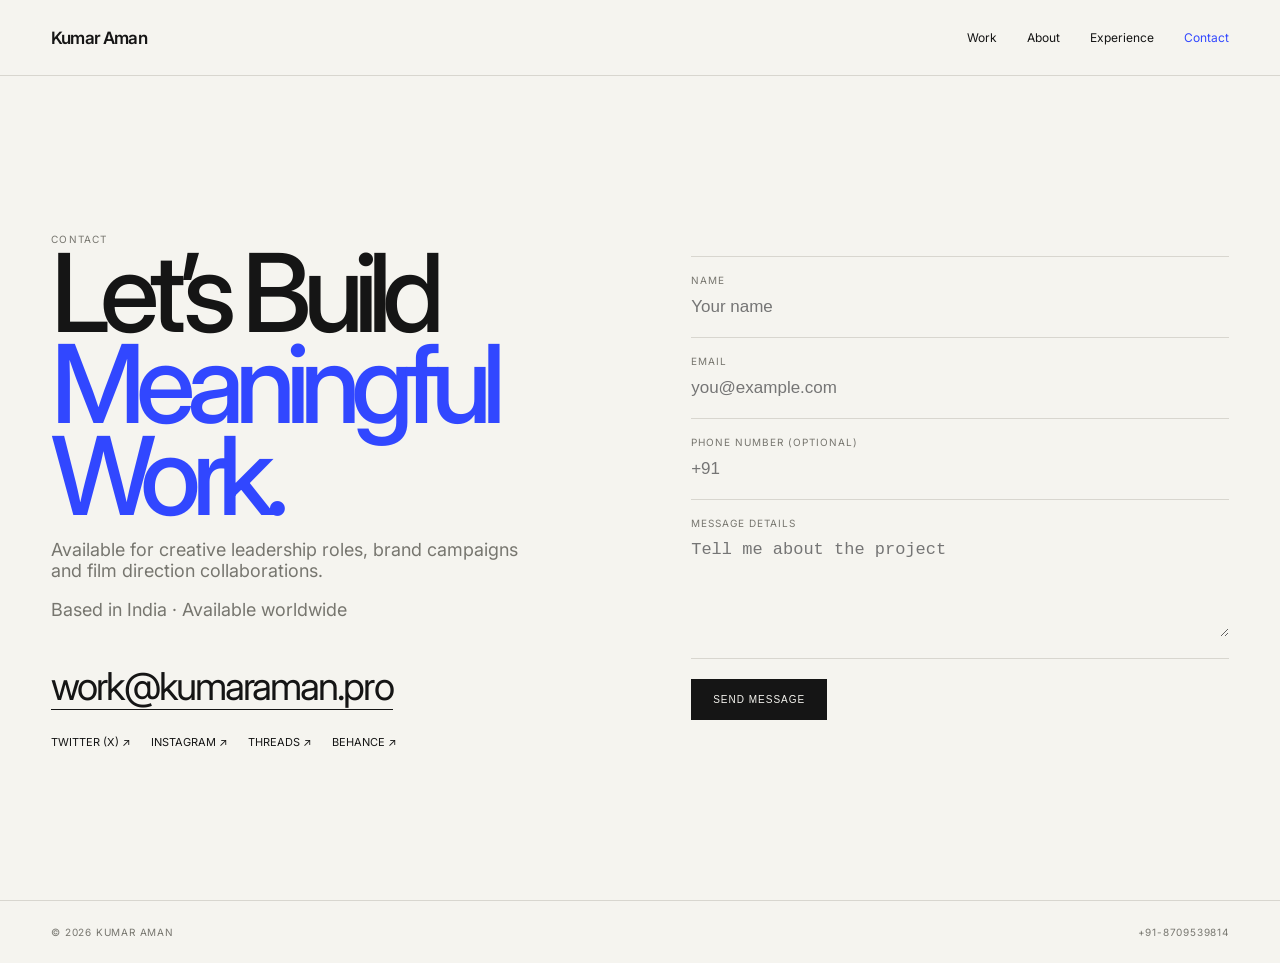
<file: contact.html>
<!doctype html><html lang="en"><head><meta charset="utf-8"><meta name="viewport" content="width=device-width,initial-scale=1"><title>Contact — Kumar Aman</title><link rel="stylesheet" href="style.css"></head><body><header><a class="logo" href="index.html">Kumar Aman</a><nav class="nav"><a href="work.html">Work</a><a href="profile.html">About</a><a href="services.html">Experience</a><a href="contact.html">Contact</a></nav></header><main class="wrap"><section class="contact"><div class="contact-copy"><span class="eyebrow">Contact</span><h1>Let’s Build <em>Meaningful Work.</em></h1><p>Available for creative leadership roles, brand campaigns and film direction collaborations.</p><p>Based in India · Available worldwide</p><a class="email" href="mailto:work@kumaraman.pro">work@kumaraman.pro</a><div class="socials"><a href="https://x.com/" target="_blank">Twitter (X) ↗</a><a href="https://instagram.com/" target="_blank">Instagram ↗</a><a href="https://threads.net/" target="_blank">Threads ↗</a><a href="https://behance.net/" target="_blank">Behance ↗</a></div></div><form class="form"><div class="field"><label>Name</label><input required name="name" placeholder="Your name"></div><div class="field"><label>Email</label><input required type="email" name="email" placeholder="you@example.com"></div><div class="field"><label>Phone Number (Optional)</label><input name="phone" placeholder="+91"></div><div class="field"><label>Message Details</label><textarea required name="message" placeholder="Tell me about the project"></textarea></div><button class="submit" type="submit">Send Message</button></form></section></main><footer><span>© 2026 Kumar Aman</span><span>+91-8709539814</span></footer><script src="app.js"></script></body></html>
</file>
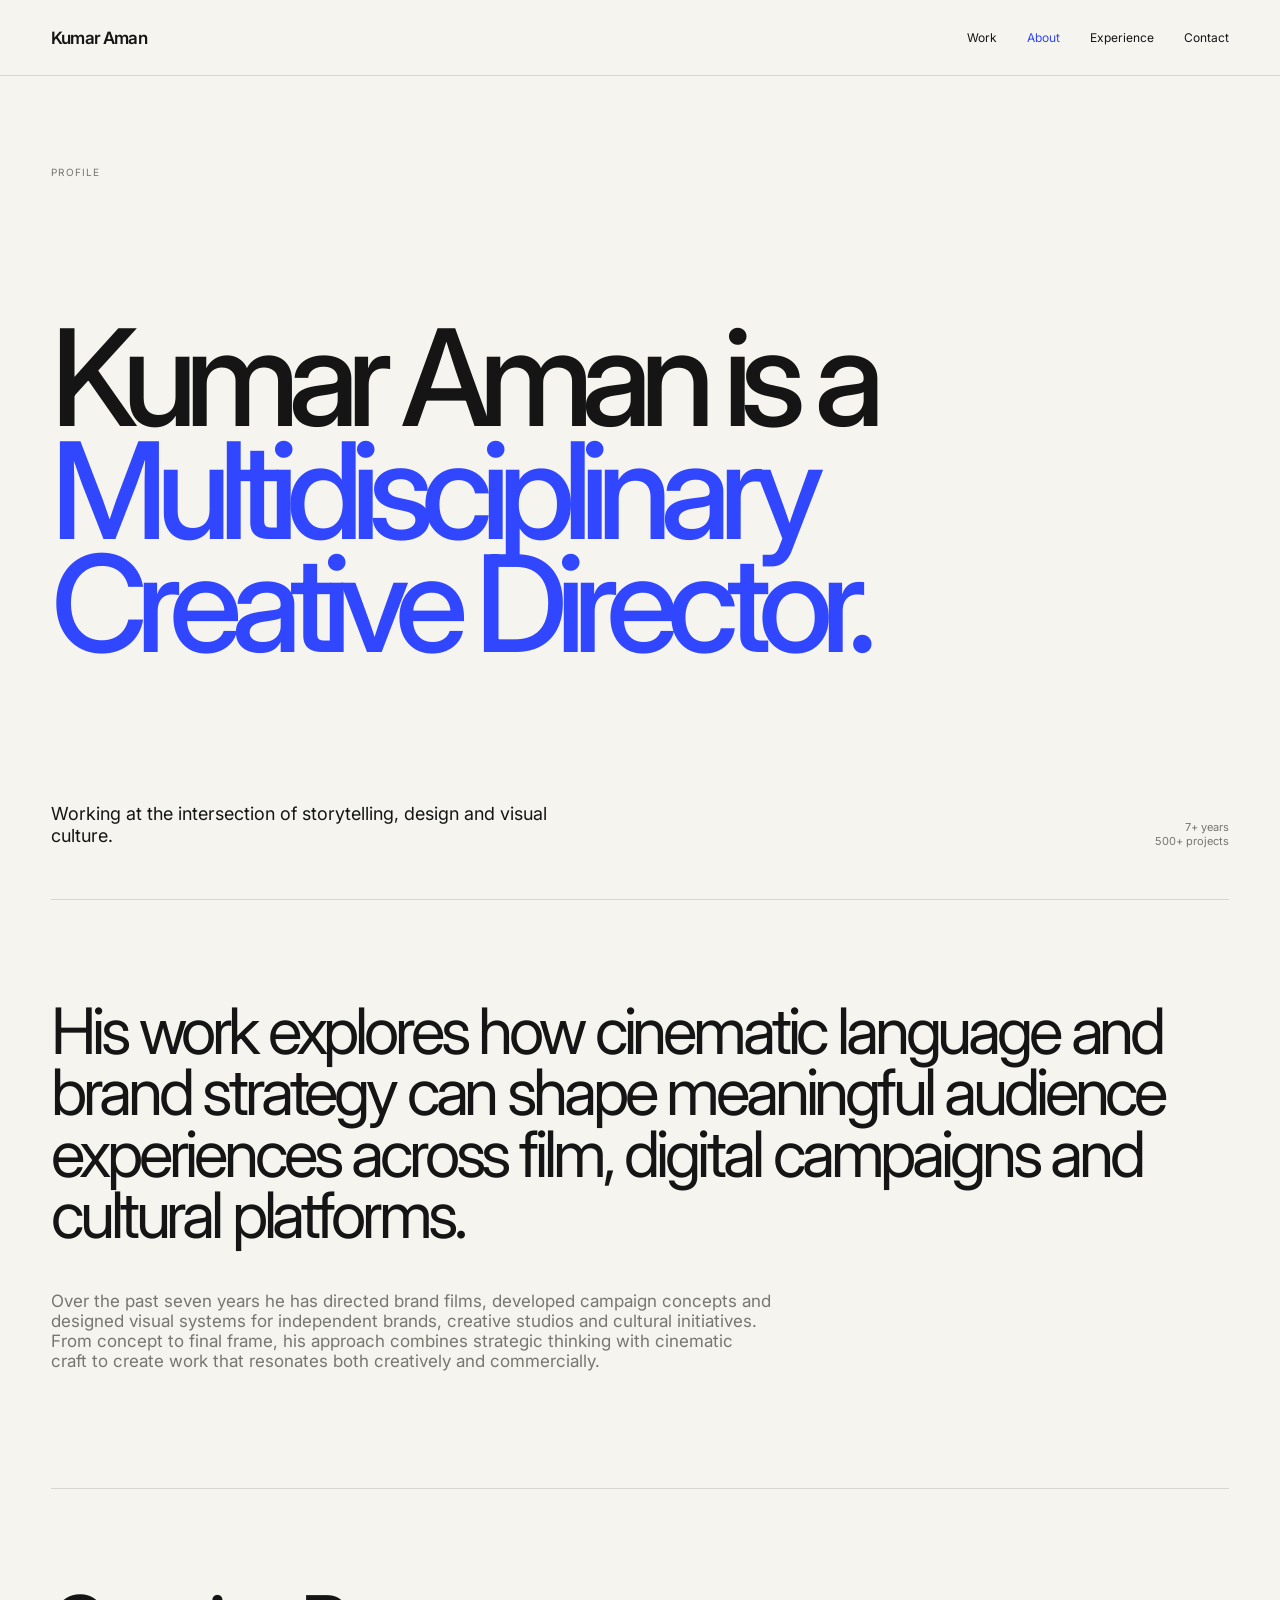
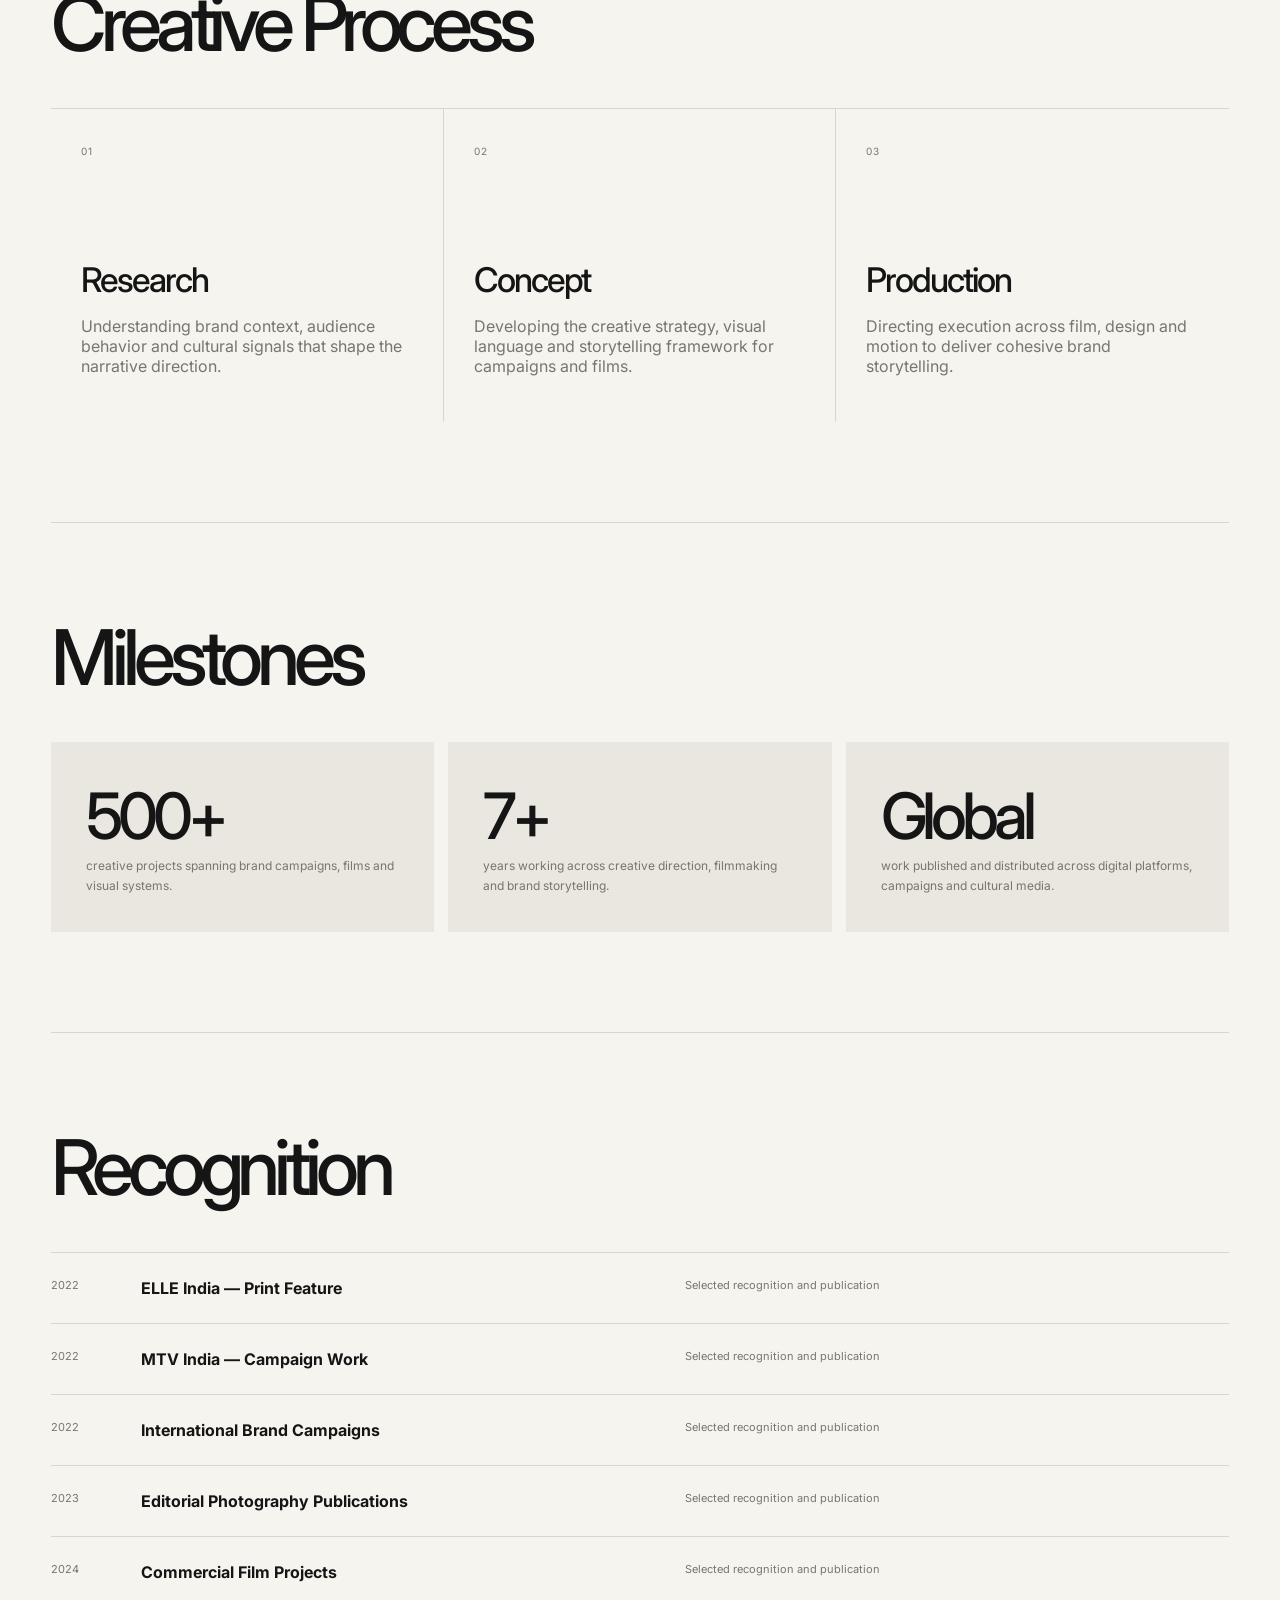
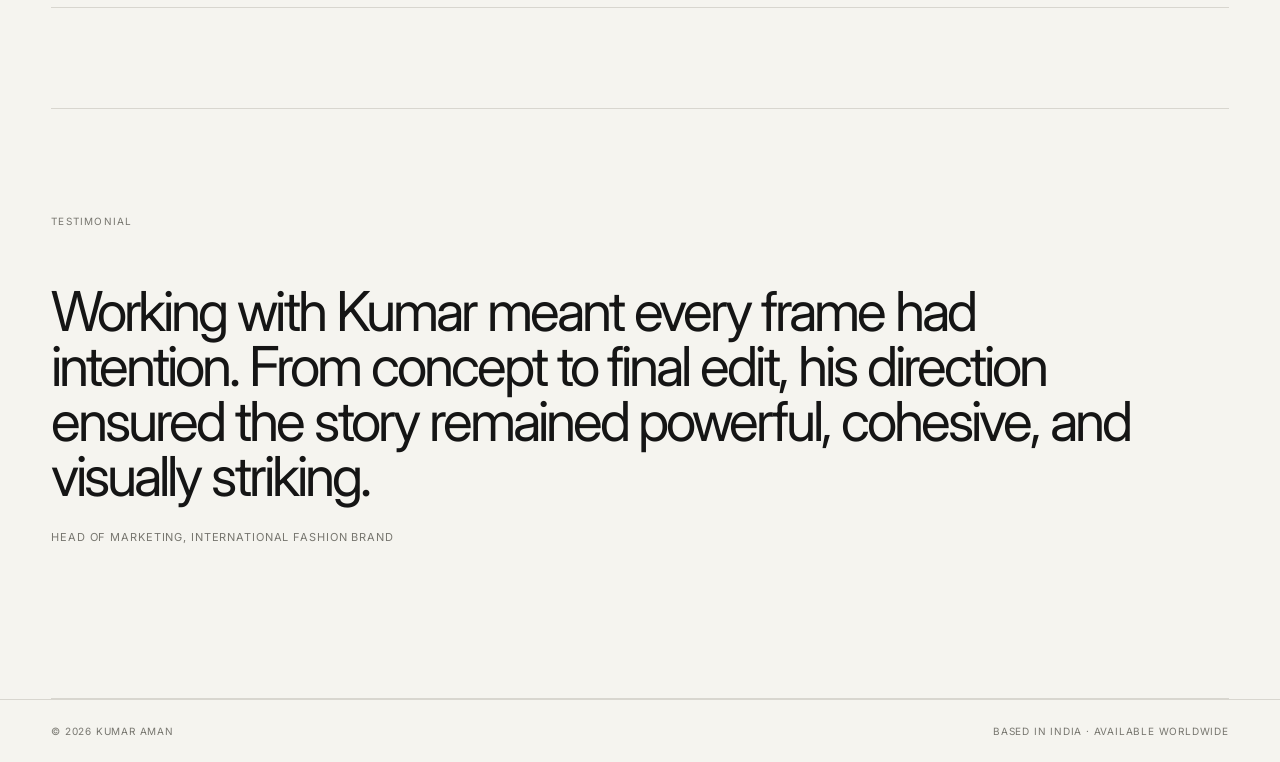
<file: profile.html>
<!doctype html><html lang="en"><head><meta charset="utf-8"><meta name="viewport" content="width=device-width,initial-scale=1"><title>Profile — Kumar Aman</title><link rel="stylesheet" href="style.css"></head><body><header><a class="logo" href="index.html">Kumar Aman</a><nav class="nav"><a href="work.html">Work</a><a href="profile.html">About</a><a href="services.html">Experience</a><a href="contact.html">Contact</a></nav></header><main class="wrap"><section class="hero"><span class="eyebrow">Profile</span><h1>Kumar Aman is a <em>Multidisciplinary Creative Director.</em></h1><div class="hero-bottom"><p>Working at the intersection of storytelling, design and visual culture.</p><div class="hero-meta">7+ years<br>500+ projects</div></div></section><section class="section"><p class="statement">His work explores how cinematic language and brand strategy can shape meaningful audience experiences across film, digital campaigns and cultural platforms.</p><p style="max-width:720px;color:var(--muted);font-size:17px;margin-top:45px">Over the past seven years he has directed brand films, developed campaign concepts and designed visual systems for independent brands, creative studios and cultural initiatives. From concept to final frame, his approach combines strategic thinking with cinematic craft to create work that resonates both creatively and commercially.</p></section><section class="section"><div class="section-top"><h2>Creative Process</h2></div><div class="process"><article class="step"><span class="eyebrow">01</span><h3>Research</h3><p>Understanding brand context, audience behavior and cultural signals that shape the narrative direction.</p></article><article class="step"><span class="eyebrow">02</span><h3>Concept</h3><p>Developing the creative strategy, visual language and storytelling framework for campaigns and films.</p></article><article class="step"><span class="eyebrow">03</span><h3>Production</h3><p>Directing execution across film, design and motion to deliver cohesive brand storytelling.</p></article></div></section><section class="section"><div class="section-top"><h2>Milestones</h2></div><div class="facts"><div class="fact"><b>500+</b><span>creative projects spanning brand campaigns, films and visual systems.</span></div><div class="fact"><b>7+</b><span>years working across creative direction, filmmaking and brand storytelling.</span></div><div class="fact"><b>Global</b><span>work published and distributed across digital platforms, campaigns and cultural media.</span></div></div></section><section class="section"><div class="section-top"><h2>Recognition</h2></div><div class="recognition"><div class="recognition-row"><span>2022</span><strong>ELLE India — Print Feature</strong><span>Selected recognition and publication</span></div><div class="recognition-row"><span>2022</span><strong>MTV India — Campaign Work</strong><span>Selected recognition and publication</span></div><div class="recognition-row"><span>2022</span><strong>International Brand Campaigns</strong><span>Selected recognition and publication</span></div><div class="recognition-row"><span>2023</span><strong>Editorial Photography Publications</strong><span>Selected recognition and publication</span></div><div class="recognition-row"><span>2024</span><strong>Commercial Film Projects</strong><span>Selected recognition and publication</span></div></div></section><section class="section"><span class="eyebrow">Testimonial</span><p class="quote">Working with Kumar meant every frame had intention. From concept to final edit, his direction ensured the story remained powerful, cohesive, and visually striking.<small>Head of Marketing, International Fashion Brand</small></p></section></main><footer><span>© 2026 Kumar Aman</span><span>Based in India · Available Worldwide</span></footer><script src="app.js"></script></body></html>
</file>
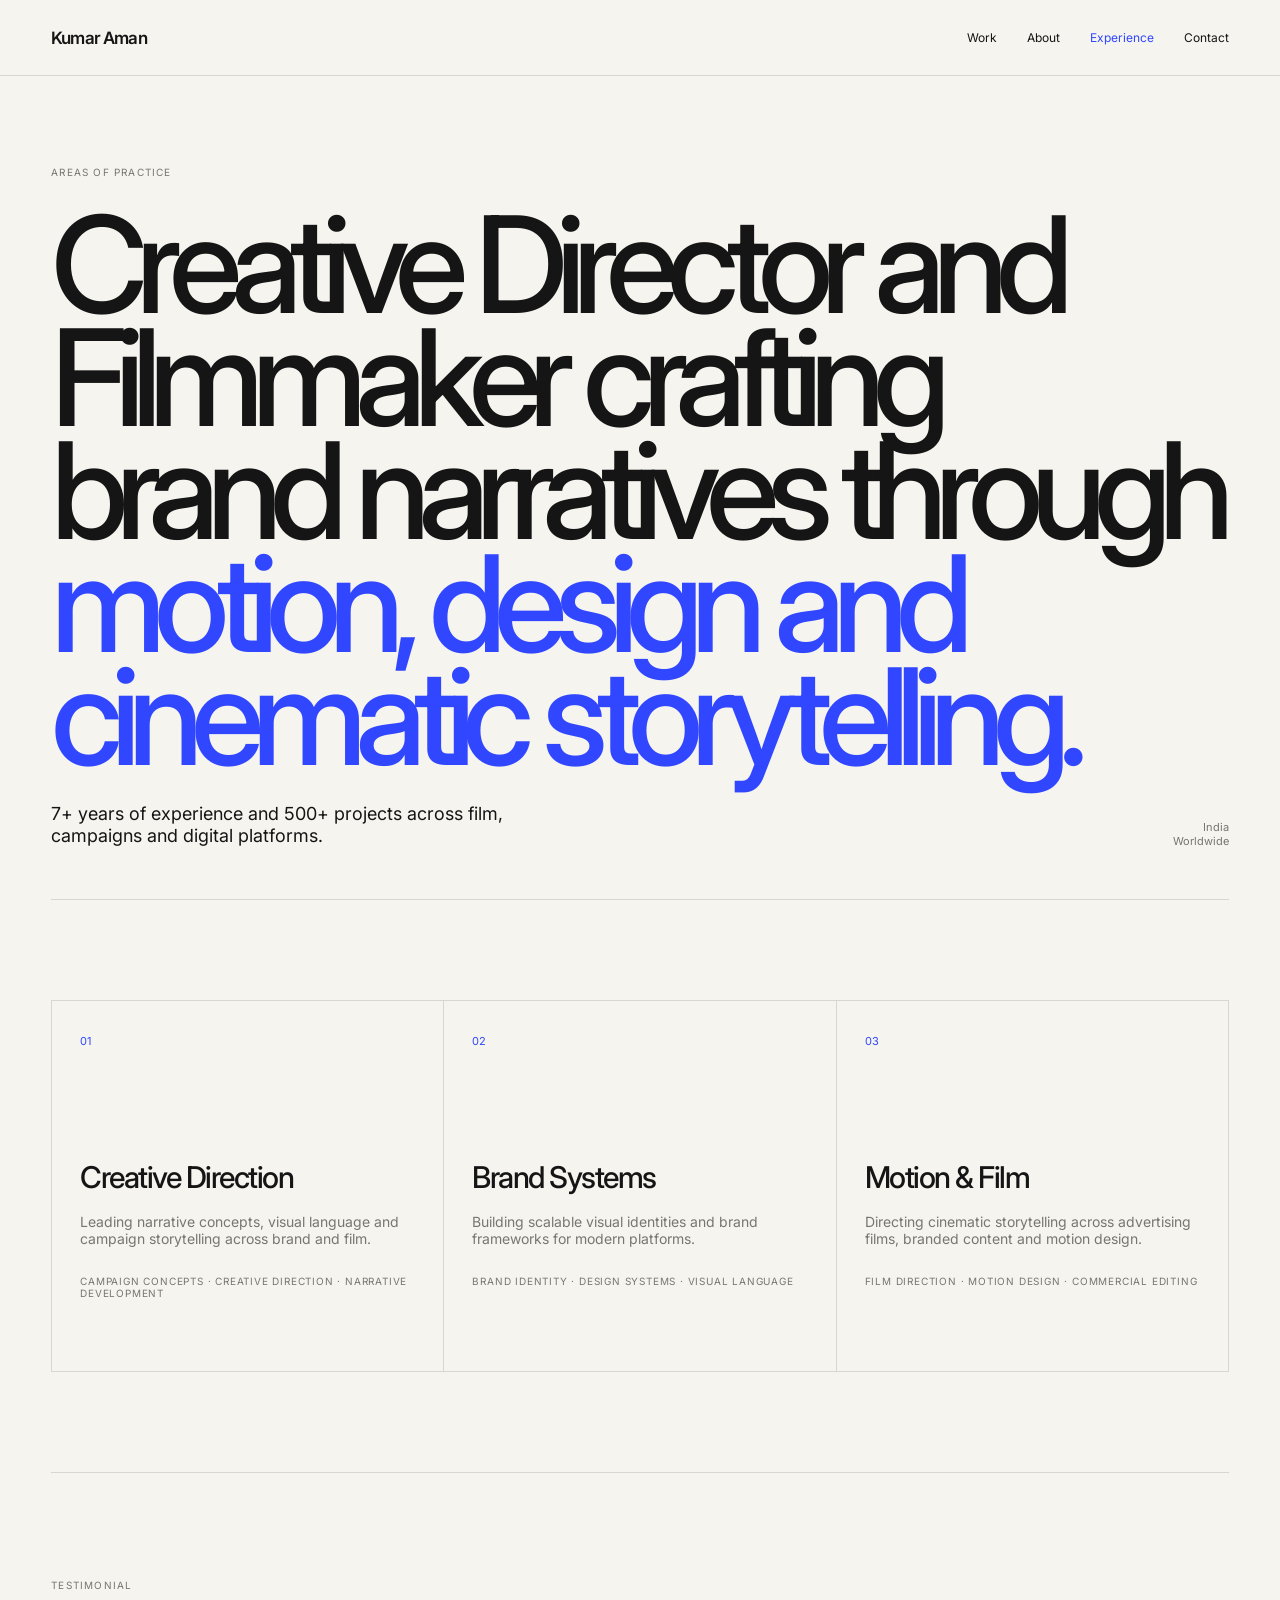
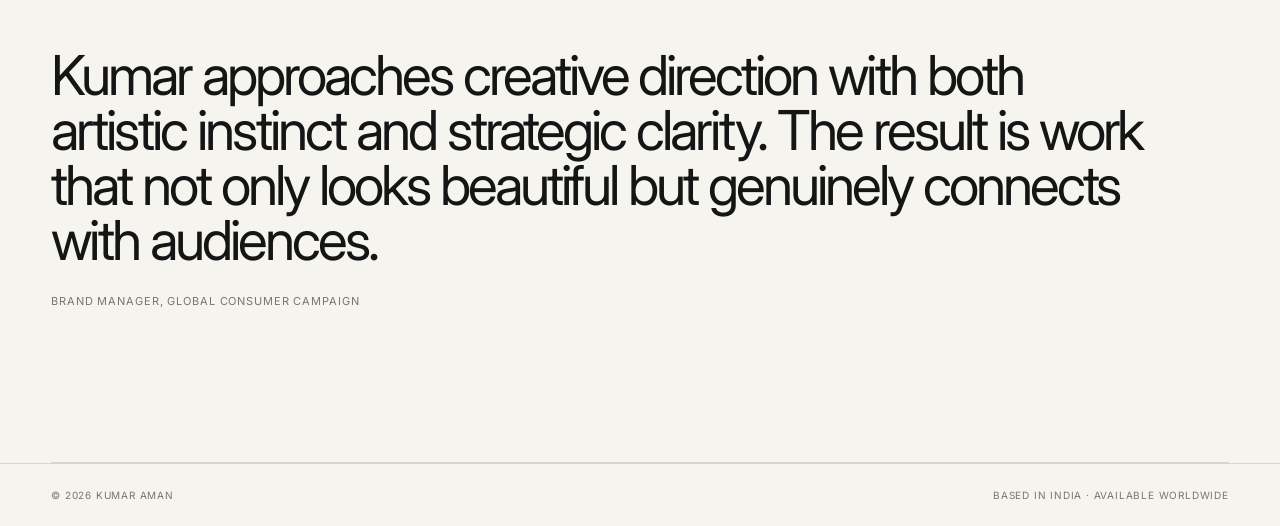
<file: services.html>
<!doctype html><html lang="en"><head><meta charset="utf-8"><meta name="viewport" content="width=device-width,initial-scale=1"><title>Experience — Kumar Aman</title><link rel="stylesheet" href="style.css"></head><body><header><a class="logo" href="index.html">Kumar Aman</a><nav class="nav"><a href="work.html">Work</a><a href="profile.html">About</a><a href="services.html">Experience</a><a href="contact.html">Contact</a></nav></header><main class="wrap"><section class="hero"><span class="eyebrow">Areas of Practice</span><h1>Creative Director and Filmmaker crafting brand narratives through <em>motion, design and cinematic storytelling.</em></h1><div class="hero-bottom"><p>7+ years of experience and 500+ projects across film, campaigns and digital platforms.</p><div class="hero-meta">India<br>Worldwide</div></div></section><section class="section"><div class="service-grid"><article class="service"><span class="service-num">01</span><h3>Creative Direction</h3><p>Leading narrative concepts, visual language and campaign storytelling across brand and film.</p><div class="tags">Campaign Concepts · Creative direction · Narrative development</div></article><article class="service"><span class="service-num">02</span><h3>Brand Systems</h3><p>Building scalable visual identities and brand frameworks for modern platforms.</p><div class="tags">Brand Identity · Design systems · Visual language</div></article><article class="service"><span class="service-num">03</span><h3>Motion & Film</h3><p>Directing cinematic storytelling across advertising films, branded content and motion design.</p><div class="tags">Film Direction · Motion Design · Commercial Editing</div></article></div></section><section class="section"><span class="eyebrow">Testimonial</span><p class="quote">Kumar approaches creative direction with both artistic instinct and strategic clarity. The result is work that not only looks beautiful but genuinely connects with audiences.<small>Brand Manager, Global Consumer Campaign</small></p></section></main><footer><span>© 2026 Kumar Aman</span><span>Based in India · Available Worldwide</span></footer><script src="app.js"></script></body></html>
</file>
<file: style.css>
@import url('https://fonts.googleapis.com/css2?family=Inter:wght@400;500;600;700&display=swap');
:root{--bg:#f5f4ef;--ink:#151515;--muted:#77766f;--line:#d8d6cf;--soft:#e9e7df;--blue:#3147ff;--max:1500px}*{box-sizing:border-box}html{scroll-behavior:smooth}body{margin:0;background:var(--bg);color:var(--ink);font-family:Inter,Arial,sans-serif}a{color:inherit;text-decoration:none}header{height:76px;padding:0 4vw;display:flex;align-items:center;justify-content:space-between;border-bottom:1px solid var(--line);position:sticky;top:0;z-index:50;background:rgba(245,244,239,.9);backdrop-filter:blur(16px)}.logo{font-weight:600;letter-spacing:-.05em;font-size:17px}.nav{display:flex;gap:30px;font-size:12px}.nav a:hover,.nav a.active{color:var(--blue)}.wrap{max-width:var(--max);margin:auto;padding:0 4vw}.eyebrow{font-size:10px;letter-spacing:.12em;text-transform:uppercase;color:var(--muted)}.hero{min-height:calc(100vh - 76px);display:flex;flex-direction:column;justify-content:space-between;padding:7vw 0 4vw;border-bottom:1px solid var(--line)}h1{font-size:clamp(64px,10.5vw,170px);line-height:.84;letter-spacing:-.09em;font-weight:500;margin:0;max-width:1250px}h1 em{font-style:normal;color:var(--blue)}.hero-bottom{display:flex;justify-content:space-between;align-items:end;gap:30px}.hero-bottom p{font-size:18px;line-height:1.25;max-width:520px;margin:0}.hero-meta{font-size:11px;color:var(--muted);text-align:right}.section{padding:100px 0;border-bottom:1px solid var(--line)}.section-top{display:flex;justify-content:space-between;align-items:baseline;margin-bottom:50px}.section-top h2{font-size:clamp(44px,6vw,90px);line-height:.9;letter-spacing:-.08em;font-weight:500;margin:0}.grid{display:grid;grid-template-columns:repeat(2,1fr);gap:14px}.project{background:#fff;border-radius:2px;overflow:hidden;min-height:520px;display:flex;flex-direction:column;justify-content:space-between}.project-image{height:310px;background:#ddd;overflow:hidden}.project-image img{width:100%;height:100%;object-fit:cover;display:block;transition:transform .6s}.project:hover .project-image img{transform:scale(1.035)}.project-info{padding:25px;display:flex;justify-content:space-between;gap:20px}.project-info h3{font-size:38px;letter-spacing:-.06em;font-weight:500;margin:0}.project-info p{font-size:11px;color:var(--muted);margin:8px 0}.arrow{font-size:22px}.statement{font-size:clamp(34px,5vw,74px);line-height:.96;letter-spacing:-.065em;max-width:1150px;margin:0}.service-grid{display:grid;grid-template-columns:repeat(3,1fr);gap:1px;background:var(--line);border:1px solid var(--line)}.service{background:var(--bg);padding:28px;min-height:370px}.service-num{font-size:11px;color:var(--blue)}.service h3{font-size:30px;letter-spacing:-.05em;font-weight:500;margin:110px 0 18px}.service p{color:var(--muted);font-size:14px;max-width:390px}.tags{font-size:10px;color:var(--muted);text-transform:uppercase;letter-spacing:.08em;margin-top:28px}.process{display:grid;grid-template-columns:repeat(3,1fr);border-top:1px solid var(--line)}.step{padding:30px;border-right:1px solid var(--line);min-height:310px}.step:last-child{border-right:0}.step h3{font-size:34px;letter-spacing:-.06em;font-weight:500;margin:100px 0 15px}.step p{color:var(--muted)}.facts{display:grid;grid-template-columns:repeat(3,1fr);gap:14px}.fact{padding:35px;background:var(--soft);min-height:190px}.fact b{font-size:64px;letter-spacing:-.08em;font-weight:500;display:block}.fact span{color:var(--muted);font-size:12px}.recognition{border-top:1px solid var(--line)}.recognition-row{display:grid;grid-template-columns:90px 1fr 1fr;padding:25px 0;border-bottom:1px solid var(--line)}.recognition-row span{font-size:11px;color:var(--muted)}.quote{font-size:clamp(30px,4.3vw,64px);line-height:1;letter-spacing:-.055em;max-width:1100px}.quote small{display:block;font-size:11px;color:var(--muted);letter-spacing:.08em;text-transform:uppercase;margin-top:28px}.contact{min-height:calc(100vh - 76px);display:grid;grid-template-columns:1fr 1fr;gap:8vw;align-items:center;padding:8vw 0}.contact h1{font-size:clamp(60px,8.5vw,130px)}.contact-copy p{font-size:18px;color:var(--muted);max-width:500px}.email{font-size:clamp(23px,3vw,44px);letter-spacing:-.05em;border-bottom:1px solid var(--ink);display:inline-block;margin:25px 0}.socials{display:flex;gap:20px;flex-wrap:wrap;font-size:11px;text-transform:uppercase}.form{border-top:1px solid var(--line)}.field{padding:17px 0;border-bottom:1px solid var(--line)}.field label{display:block;font-size:10px;text-transform:uppercase;letter-spacing:.1em;color:var(--muted);margin-bottom:8px}.field input,.field textarea{width:100%;border:0;outline:0;background:transparent;font-size:17px;padding:3px 0;color:var(--ink)}.field textarea{min-height:100px;resize:vertical}.submit{margin-top:20px;background:var(--ink);color:var(--bg);border:0;padding:15px 22px;font-size:10px;text-transform:uppercase;letter-spacing:.1em;cursor:pointer}.submit:hover{background:var(--blue)}footer{padding:25px 4vw;border-top:1px solid var(--line);display:flex;justify-content:space-between;color:var(--muted);font-size:10px;text-transform:uppercase;letter-spacing:.08em}@media(max-width:800px){header{height:64px;padding:0 20px}.nav{gap:13px;font-size:9px}.wrap{padding:0 20px}.hero{min-height:calc(100vh - 64px);padding:18vh 0 40px}.hero-bottom{display:block}.hero-bottom p{font-size:16px;margin-bottom:30px}.hero-meta{text-align:left}.section{padding:70px 0}.grid,.service-grid,.process,.facts,.contact{grid-template-columns:1fr}.project{min-height:420px}.project-image{height:250px}.service{min-height:300px}.service h3{margin-top:75px}.step{border-right:0;border-bottom:1px solid var(--line)}.step:last-child{border-bottom:0}.contact{min-height:auto;padding:80px 0;gap:60px}.recognition-row{grid-template-columns:65px 1fr}.recognition-row span:last-child{grid-column:2;margin-top:5px}footer{padding:22px 20px;display:block;line-height:2}}
</file>
